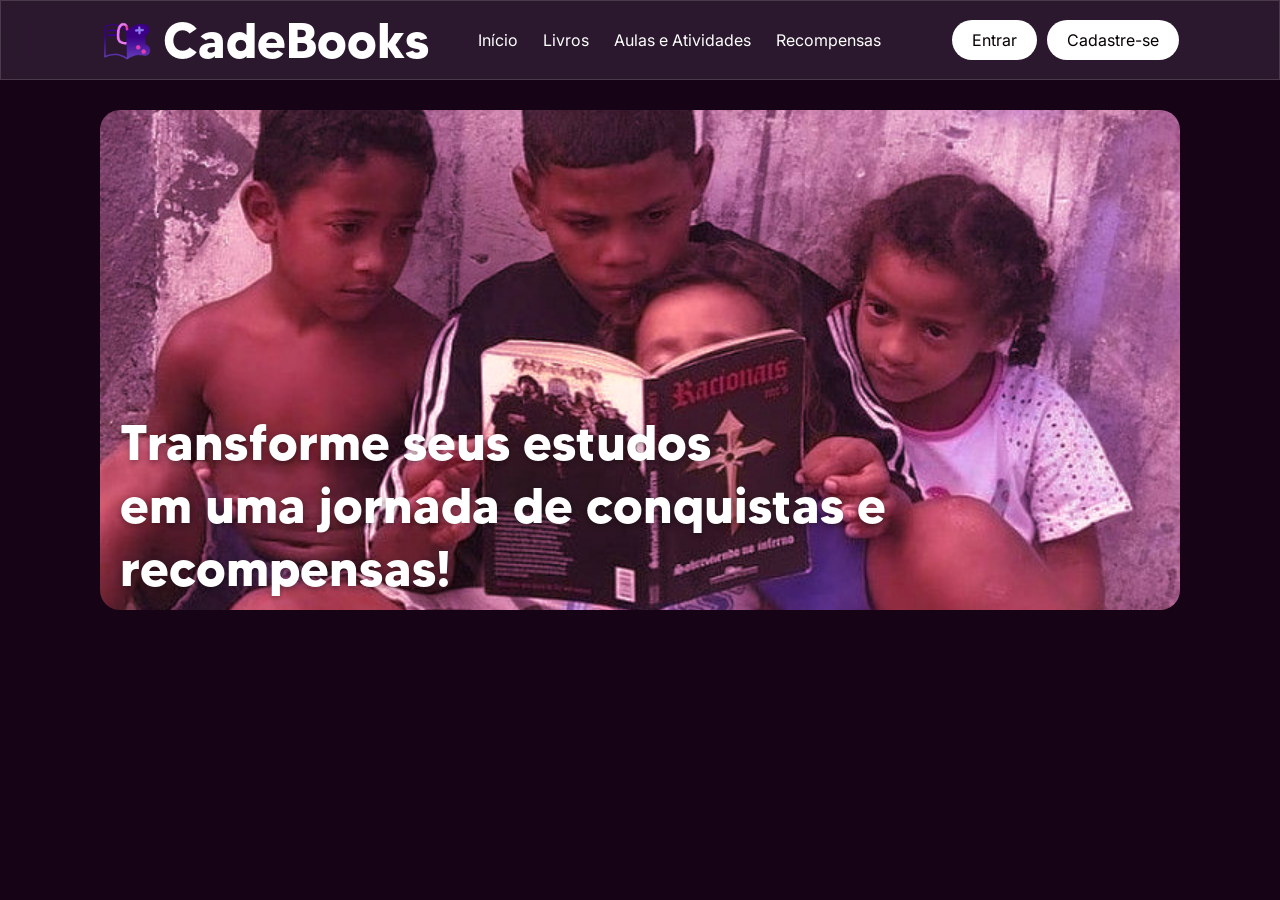
<file: index.html>
<!DOCTYPE html>
<html lang="en">

<head>
    <link rel="stylesheet" href="style.css">
    <meta charset="UTF-8">
    <meta name="viewport" content="width=device-width, initial-scale=1.0">
    <title>CadeBooks - Sua plataforma de ensino</title>
</head>

<body>
    <header>
        <div id="logo">
            <a href="index.html">
                <img src="imagens/cblogo_1.png" alt="Logo CadeBooks">
                <h1>CadeBooks</h1>
            </a>
        </div>

        <nav id="menu">
            <a href="index.html">Início</a>
            <a href="livros.html">Livros</a>
            <a href="atividades.html">Aulas e Atividades</a>
            <a href="recompensas.html">Recompensas</a>
        </nav>

        <div id="acoes">
            <a href="login.html" class="botao">Entrar</a>
            <a href="login.html" class="botao">Cadastre-se</a>
        </div>
    </header>


    <section id="inicio" class="banner">
        <div class="conteudo-banner">
            <h1>Transforme seus estudos <br> em uma jornada de conquistas e recompensas!</h1>
        </div>
    </section>
</body>

</html>
</file>
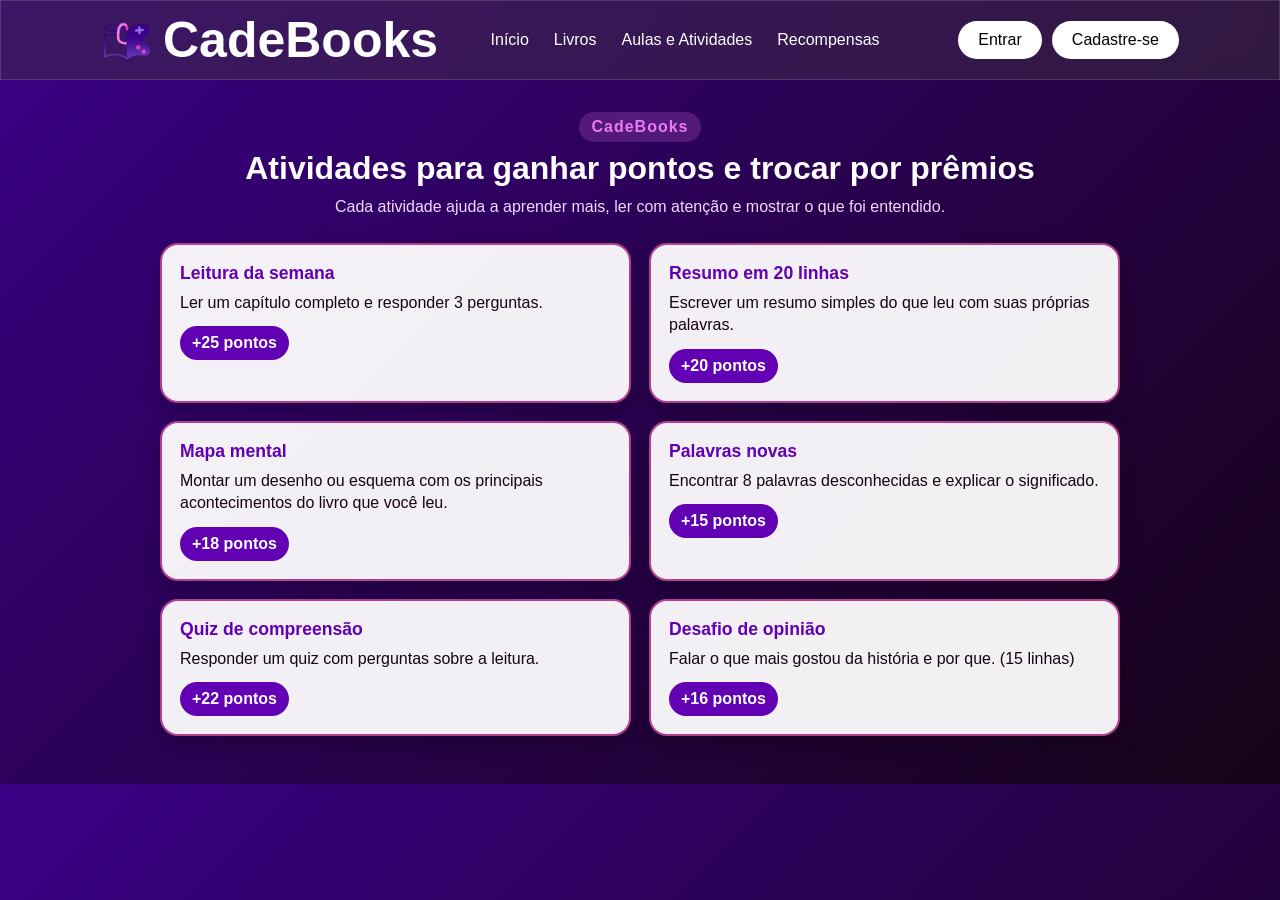
<file: atividades.html>
<!DOCTYPE html>
<html lang="pt-BR">
<head>
    <meta charset="UTF-8">
    <meta name="viewport" content="width=device-width, initial-scale=1.0">
    <title>Atividades - CadeBooks</title>
    <link rel="stylesheet" href="atividades.css">
</head>
<body>
    <header>
        <div id="logo">
            <a href="index.html">
                <img src="imagens/cblogo_1.png" alt="Logo CadeBooks">
                <h1>CadeBooks</h1>
            </a>
        </div>

        <nav id="menu">
            <a href="index.html">Início</a>
            <a href="livros.html">Livros</a>
            <a href="atividades.html">Aulas e Atividades</a>
            <a href="recompensas.html">Recompensas</a>
        </nav>

        <div id="acoes">
            <a href="login.html" class="botao">Entrar</a>
            <a href="cadastro.html" class="botao">Cadastre-se</a>
        </div>
    </header>

    <main class="pagina">
        <section class="intro">
            <p class="marca">CadeBooks</p>
            <h1>Atividades para ganhar pontos e trocar por prêmios</h1>
            <p class="texto">Cada atividade ajuda a aprender mais, ler com atenção e mostrar o que foi entendido.</p>
        </section>

        <section class="lista-atividades">
            <article class="cartao">
                <h2>Leitura da semana</h2>
                <p>Ler um capítulo completo e responder 3 perguntas.</p>
                <span class="pontos">+25 pontos</span>
            </article>

            <article class="cartao">
                <h2>Resumo em 20 linhas</h2>
                <p>Escrever um resumo simples do que leu com suas próprias palavras.</p>
                <span class="pontos">+20 pontos</span>
            </article>

            <article class="cartao">
                <h2>Mapa mental</h2>
                <p>Montar um desenho ou esquema com os principais acontecimentos do livro que você leu.</p>
                <span class="pontos">+18 pontos</span>
            </article>

            <article class="cartao">
                <h2>Palavras novas</h2>
                <p>Encontrar 8 palavras desconhecidas e explicar o significado.</p>
                <span class="pontos">+15 pontos</span>
            </article>

            <article class="cartao">
                <h2>Quiz de compreensão</h2>
                <p>Responder um quiz com perguntas sobre a leitura.</p>
                <span class="pontos">+22 pontos</span>
            </article>

            <article class="cartao">
                <h2>Desafio de opinião</h2>
                <p>Falar o que mais gostou da história e por que. (15 linhas)</p>
                <span class="pontos">+16 pontos</span>
            </article>
        </section>
    </main>
</body>
</html>
</file>
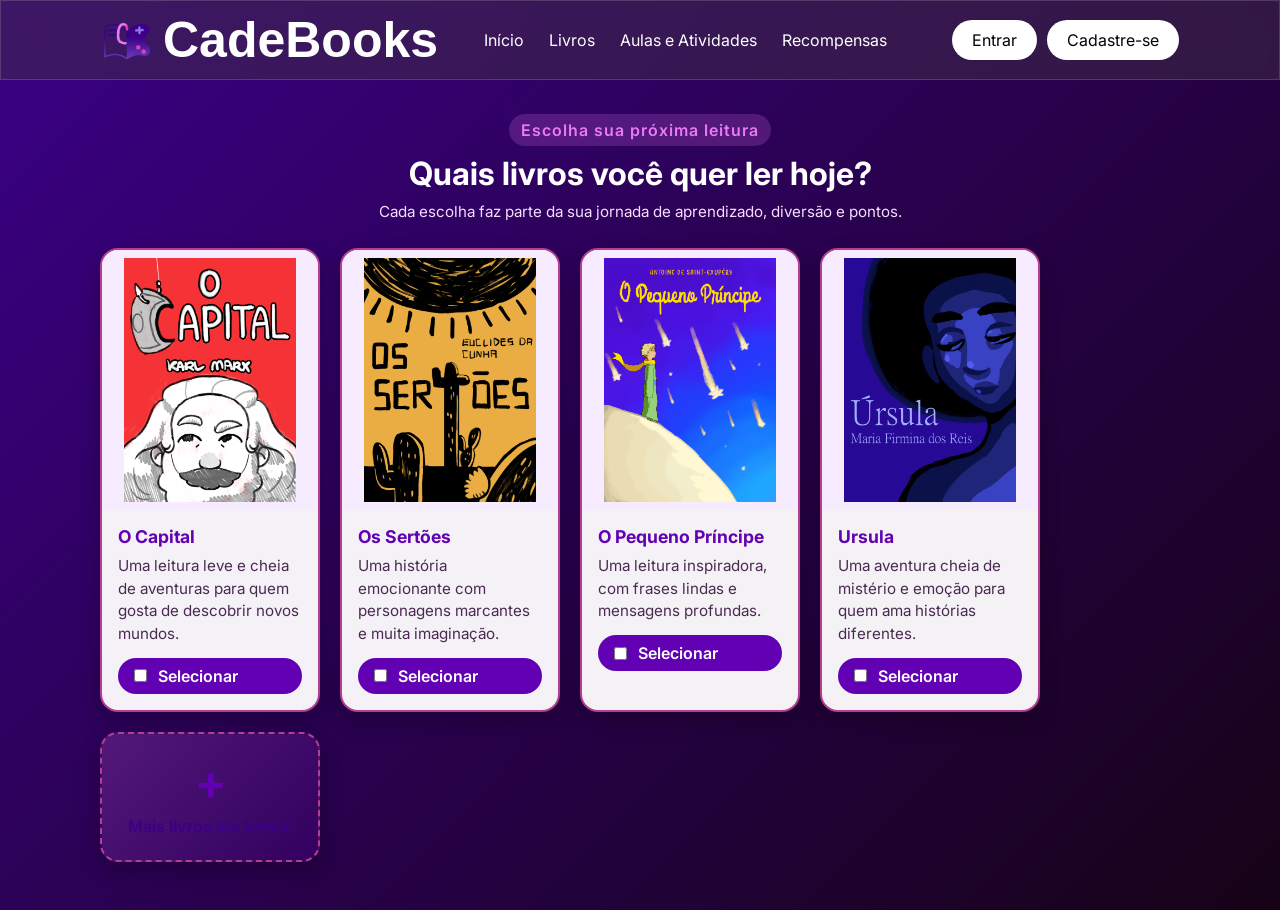
<file: livros.html>
<!DOCTYPE html>
<html lang="pt-BR">
<head>
    <meta charset="UTF-8">
    <meta name="viewport" content="width=device-width, initial-scale=1.0">
    <title>Livros - CadeBooks</title>
    <link rel="stylesheet" href="livros.css">
</head>
<body>
    <header>
        <div id="logo">
            <a href="index.html">
                <img src="imagens/cblogo_1.png" alt="Logo CadeBooks">
                <h1>CadeBooks</h1>
            </a>
        </div>

        <nav id="menu">
            <a href="index.html">Início</a>
            <a href="livros.html">Livros</a>
            <a href="atividades.html">Aulas e Atividades</a>
            <a href="recompensas.html">Recompensas</a>
        </nav>

        <div id="acoes">
            <a href="login.html" class="botao">Entrar</a>
            <a href="cadastro.html" class="botao">Cadastre-se</a>
        </div>
    </header>

    <main class="pagina">
        <section class="introducao">
            <p class="marca">Escolha sua próxima leitura</p>
            <h1>Quais livros você quer ler hoje?</h1>
            <p class="texto-pequeno">Cada escolha faz parte da sua jornada de aprendizado, diversão e pontos.</p>
        </section>

        <section class="lista-livros">
            <article class="cartao">
                <img src="images/ocapital.png" alt="Capa do livro O Capital">
                <div class="texto-livro">
                    <h2>O Capital</h2>
                    <p>Uma leitura leve e cheia de aventuras para quem gosta de descobrir novos mundos.</p>
                    <label class="selecionar">
                        <input type="checkbox">
                        Selecionar
                    </label>
                </div>
            </article>

            <article class="cartao">
                <img src="images/ossertoes.png" alt="Capa do livro Os Sertões">
                <div class="texto-livro">
                    <h2>Os Sertões</h2>
                    <p>Uma história emocionante com personagens marcantes e muita imaginação.</p>
                    <label class="selecionar">
                        <input type="checkbox">
                        Selecionar
                    </label>
                </div>
            </article>

            <article class="cartao">
                <img src="images/pequenoprincipe.png" alt="Capa do livro O Pequeno Príncipe">
                <div class="texto-livro">
                    <h2>O Pequeno Príncipe</h2>
                    <p>Uma leitura inspiradora, com frases lindas e mensagens profundas.</p>
                    <label class="selecionar">
                        <input type="checkbox">
                        Selecionar
                    </label>
                </div>
            </article>

            <article class="cartao">
                <img src="images/ursula.png" alt="Capa do livro Ursula">
                <div class="texto-livro">
                    <h2>Ursula</h2>
                    <p>Uma aventura cheia de mistério e emoção para quem ama histórias diferentes.</p>
                    <label class="selecionar">
                        <input type="checkbox">
                        Selecionar
                    </label>
                </div>
            </article>

            <article class="cartao vazio">
                <div class="mais-livros">
                    <span>+</span>
                    <h2>Mais livros em breve!</h2>
                </div>
            </article>
        </section>
    </main>
</body>
</html>
</file>
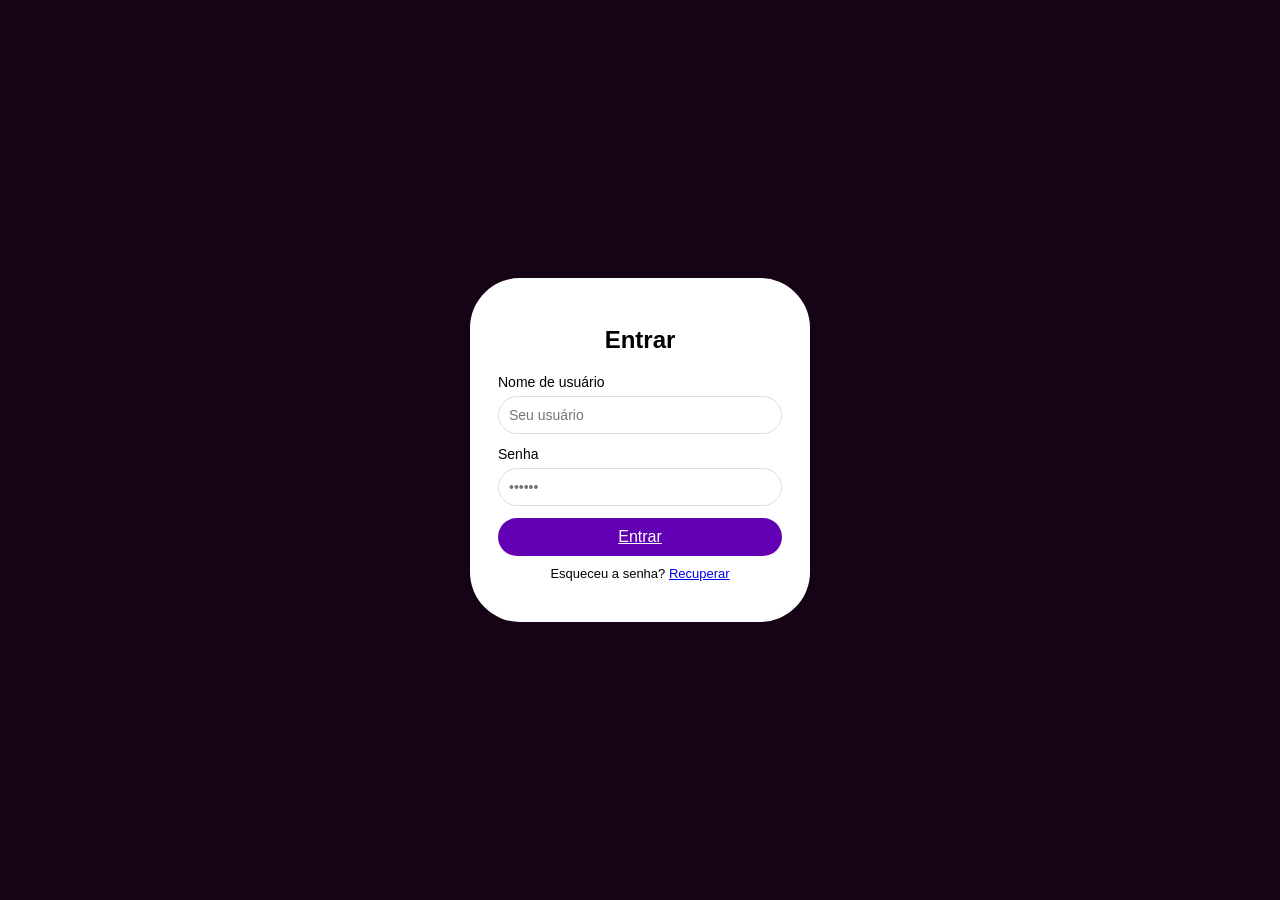
<file: login.html>
<!DOCTYPE html>
<html lang="en">

<head>
    <meta charset="UTF-8">
    <meta name="viewport" content="width=device-width, initial-scale=1.0">
    <title>Entrar - CadeBooks</title>
    <link rel="stylesheet" href="login.css">
</head>

<body>
    <form class="login-card" action="#" method="post">
        <h2>Entrar</h2>
        <label for="username">Nome de usuário</label>
        <input type="text" id="username" name="username" placeholder="Seu usuário" required>

        <label for="password">Senha</label>
        <input type="password" id="password" name="password" placeholder="••••••" required>

        <a href="index.html" class="botao">Entrar</a>
        <p class="helper">Esqueceu a senha? <a href="index.html">Recuperar</a></p>
    </form>
</body>

</html>
</file>
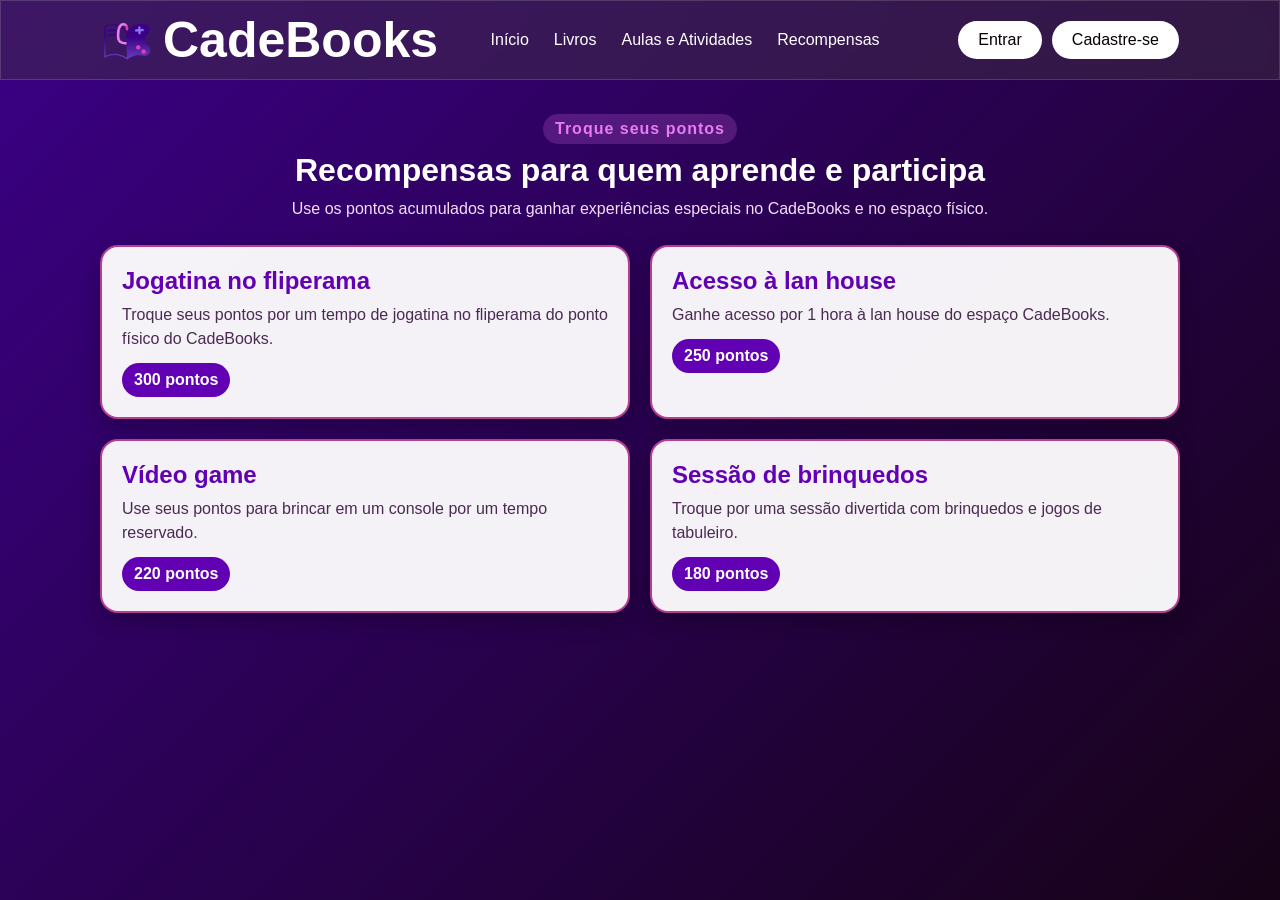
<file: recompensas.html>
<!DOCTYPE html>
<html lang="pt-BR">
<head>
    <meta charset="UTF-8">
    <meta name="viewport" content="width=device-width, initial-scale=1.0">
    <title>CadeBooks | Recompensas</title>
    <link rel="stylesheet" href="recompensas.css">
</head>
<body>
    <header>
        <div id="logo">
            <a href="index.html">
                <img src="imagens/cblogo_1.png" alt="Logo CadeBooks">
                <h1>CadeBooks</h1>
            </a>
        </div>

        <nav id="menu">
            <a href="index.html">Início</a>
            <a href="livros.html">Livros</a>
            <a href="atividades.html">Aulas e Atividades</a>
            <a href="recompensas.html">Recompensas</a>
        </nav>

        <div id="acoes">
            <a href="login.html" class="botao">Entrar</a>
            <a href="cadastro.html" class="botao">Cadastre-se</a>
        </div>
    </header>

    <main class="pagina">
        <section class="introducao">
            <p class="marca">Troque seus pontos</p>
            <h1>Recompensas para quem aprende e participa</h1>
            <p class="texto-pequeno">Use os pontos acumulados para ganhar experiências especiais no CadeBooks e no espaço físico.</p>
        </section>

        <section class="lista-recompensas">
            <article class="cartao">
                <h2>Jogatina no fliperama</h2>
                <p>Troque seus pontos por um tempo de jogatina no fliperama do ponto físico do CadeBooks.</p>
                <span class="pontos">300 pontos</span>
            </article>

            <article class="cartao">
                <h2>Acesso à lan house</h2>
                <p>Ganhe acesso por 1 hora à lan house do espaço CadeBooks.</p>
                <span class="pontos">250 pontos</span>
            </article>

            <article class="cartao">
                <h2>Vídeo game</h2>
                <p>Use seus pontos para brincar em um console por um tempo reservado.</p>
                <span class="pontos">220 pontos</span>
            </article>

            <article class="cartao">
                <h2>Sessão de brinquedos</h2>
                <p>Troque por uma sessão divertida com brinquedos e jogos de tabuleiro.</p>
                <span class="pontos">180 pontos</span>
            </article>
        </section>
    </main>
</body>
</html>
</file>
<file: style.css>
@import url('https://fonts.googleapis.com/css2?family=Inter:wght@400;700&display=swap');

* {
    margin: 0;
    padding: 0;
    box-sizing: border-box;
}

body {
    background-color: #160316;
    padding: 80px 100px 0;
}

header {
    display: flex;
    align-items: center;
    justify-content: space-between;
    position: fixed;
    top: 0;
    left: 0;
    z-index: 1;
    width: 100%;
    height: 80px;
    background-color: rgba(64, 47, 71, 0.5);
    border: 1px solid rgba(199, 199, 199, 0.2);
    backdrop-filter: blur(12px);
    padding: 10px 100px;
}

#inicio {
    scroll-margin-top: 80px;
}

.banner {   
    display: flex;
    align-items: flex-end;
    width: 100%;
    height: 500px;
    background-color: aqua;
    background-image: url("images/cosmos_1059620045\ \(1\).jpg");
    padding: 10px 20px;
    background-size: cover;
    background-position: center;   
    margin-bottom: 30px;
    margin-top: 30px;
    border-radius: 20px;
}

.conteudo-banner h1 {
    text-shadow: 0 2px 6px rgba(0, 0, 0, 0.35);
}

#logo {
    flex: 1;

}

#logo a {
    display: flex;
    align-items: center;
    gap: 10px;
    text-decoration: none;
    color: white;
    cursor: pointer;
}

#logo img {
    width: 52px;
}

#menu {
    flex: 2;
    display: flex;
    justify-content: center;
    gap: 25px;
}

#acoes {
    flex: 1;
    display: flex;
    justify-content: flex-end;
    gap: 10px;
}

#menu a {
    text-decoration: none;
    color: white;
    cursor: pointer;
}

.botao {
    padding: 10px 20px;
    background: white;
    color: rgb(7, 1, 1);
    text-decoration: none;
    border-radius: 50px;
    cursor: pointer;
    transition: background-color 0.2s ease;
}

.botao:hover {
    background-color: whitesmoke;
}

@font-face {
    font-family: 'Akira';
    src: url(fontes/Akira\ Expanded\ Demo.otf);
}

@font-face {
    font-family: 'Delirium';
    src: url(fontes/DELIRIUM\ NCV.ttf);
}

@font-face {
    font-family: 'Tommy';
    src: url(fontes/MADE\ TOMMY\ Bold_PERSONAL\ USE.otf);
}

h1 {
    color: white;
    font-size: 50px;
    font-family: 'Tommy';
}

p,
a {
    color: whitesmoke;
    font-family: 'Inter', sans-serif;
}
</file>
<file: atividades.css>
:root {
    --roxo-principal: rgb(98, 0, 179);
    --roxo-escuro: rgb(59, 0, 134);
    --roxo-medio: rgb(180, 62, 143);
    --roxo-claro: rgb(234, 122, 244);
    --preto: rgb(22, 3, 22);
}

* {
    box-sizing: border-box;
}

body {
    margin: 0;
    font-family: Arial, Helvetica, sans-serif;
    background: linear-gradient(135deg, var(--roxo-escuro), var(--preto));
    color: white;
    padding: 80px 100px 0;
}

header {
    display: flex;
    align-items: center;
    justify-content: space-between;
    position: fixed;
    top: 0;
    left: 0;
    z-index: 1;
    width: 100%;
    height: 80px;
    background-color: rgba(64, 47, 71, 0.5);
    border: 1px solid rgba(199, 199, 199, 0.2);
    backdrop-filter: blur(12px);
    padding: 10px 100px;
}

#logo {
    flex: 1;
}

#logo a {
    display: flex;
    align-items: center;
    gap: 10px;
    text-decoration: none;
    color: white;
    cursor: pointer;
}

#logo img {
    width: 52px;
}

#logo h1 {
    margin: 0;
    font-size: 50px;
    font-family: 'Tommy', Arial, sans-serif;
    color: white;
}

#menu {
    flex: 2;
    display: flex;
    justify-content: center;
    gap: 25px;
}

#acoes {
    flex: 1;
    display: flex;
    justify-content: flex-end;
    gap: 10px;
}

#menu a {
    text-decoration: none;
    color: white;
    cursor: pointer;
}

.botao {
    padding: 10px 20px;
    background: white;
    color: rgb(7, 1, 1);
    text-decoration: none;
    border-radius: 50px;
    cursor: pointer;
    transition: background-color 0.2s ease;
}

.botao:hover {
    background-color: whitesmoke;
}

.pagina {
    max-width: 1000px;
    margin: 0 auto;
    padding: 32px 20px 48px;
}

.intro {
    text-align: center;
    margin-bottom: 24px;
}

.marca {
    display: inline-block;
    margin: 0 0 8px;
    padding: 6px 12px;
    border-radius: 999px;
    background: rgba(234, 122, 244, 0.2);
    color: var(--roxo-claro);
    font-weight: bold;
    letter-spacing: 1px;
}

.intro h1 {
    margin: 0 0 8px;
    font-size: 2rem;
    color: white;
}

.texto {
    margin: 0 auto;
    max-width: 700px;
    color: #f2d7ff;
    line-height: 1.5;
}

.lista-atividades {
    display: grid;
    grid-template-columns: repeat(2, minmax(0, 1fr));
    gap: 18px;
}

.cartao {
    background: rgba(255, 255, 255, 0.94);
    color: var(--preto);
    border-radius: 18px;
    padding: 18px;
    box-shadow: 0 8px 20px rgba(0, 0, 0, 0.25);
    border: 2px solid var(--roxo-medio);
}

.cartao h2 {
    margin: 0 0 8px;
    color: var(--roxo-principal);
    font-size: 1.1rem;
}

.cartao p {
    margin: 0 0 12px;
    line-height: 1.4;
}

.pontos {
    display: inline-block;
    padding: 8px 12px;
    border-radius: 999px;
    background: var(--roxo-principal);
    color: white;
    font-weight: bold;
}

@media (max-width: 900px) {
    body {
        padding: 110px 20px 0;
    }

    header {
        flex-wrap: wrap;
        height: auto;
        padding: 10px 20px;
    }

    #menu {
        order: 3;
        width: 100%;
        padding-top: 10px;
        flex-wrap: wrap;
    }
}

@media (max-width: 700px) {
    .lista-atividades {
        grid-template-columns: 1fr;
    }


    .intro h1 {
        font-size: 1.5rem;
    }
}
</file>
<file: livros.css>
@import url('https://fonts.googleapis.com/css2?family=Inter:wght@400;500;600;700&display=swap');

:root {
    --roxo-principal: rgb(98, 0, 179);
    --roxo-escuro: rgb(59, 0, 134);
    --roxo-medio: rgb(180, 62, 143);
    --roxo-claro: rgb(234, 122, 244);
    --preto: rgb(22, 3, 22);
}

* {
    box-sizing: border-box;
}

body {
    margin: 0;
    font-family: 'Inter', Arial, sans-serif;
    background: linear-gradient(135deg, var(--roxo-escuro), var(--preto));
    color: white;
    padding: 90px 100px 0;
}

header {
    display: flex;
    align-items: center;
    justify-content: space-between;
    position: fixed;
    top: 0;
    left: 0;
    z-index: 1;
    width: 100%;
    height: 80px;
    background-color: rgba(64, 47, 71, 0.5);
    border: 1px solid rgba(199, 199, 199, 0.2);
    backdrop-filter: blur(12px);
    padding: 10px 100px;
}

#logo {
    flex: 1;
}

#logo a {
    display: flex;
    align-items: center;
    gap: 10px;
    text-decoration: none;
    color: white;
    cursor: pointer;
}

#logo img {
    width: 52px;
}

#logo h1 {
    margin: 0;
    font-size: 50px;
    font-family: 'Tommy', Arial, sans-serif;
    color: white;
}

#menu {
    flex: 2;
    display: flex;
    justify-content: center;
    gap: 25px;
}

#acoes {
    flex: 1;
    display: flex;
    justify-content: flex-end;
    gap: 10px;
}

#menu a {
    text-decoration: none;
    color: white;
    cursor: pointer;
}

.botao {
    padding: 10px 20px;
    background: white;
    color: rgb(7, 1, 1);
    text-decoration: none;
    border-radius: 50px;
    cursor: pointer;
    transition: background-color 0.2s ease;
}

.botao:hover {
    background-color: whitesmoke;
}

.pagina {
    max-width: 1100px;
    margin: 0 auto;
    padding: 24px 0 48px;
}

.introducao {
    text-align: center;
    margin-bottom: 24px;
}

.marca {
    display: inline-block;
    margin: 0 0 8px;
    padding: 6px 12px;
    border-radius: 999px;
    background: rgba(234, 122, 244, 0.2);
    color: var(--roxo-claro);
    font-weight: 600;
    letter-spacing: 1px;
}

.introducao h1 {
    margin: 0 0 8px;
    font-size: 2rem;
    color: white;
}

.texto-pequeno {
    margin: 0 auto;
    max-width: 700px;
    color: #f4defe;
    line-height: 1.5;
    font-size: 0.95rem;
}

.lista-livros {
    display: flex;
    flex-wrap: wrap;
    gap: 20px;
    align-items: stretch;
}

.cartao {
    flex: 0 0 220px;
    background: rgba(255, 255, 255, 0.95);
    color: var(--preto);
    border-radius: 18px;
    overflow: hidden;
    box-shadow: 0 8px 20px rgba(0, 0, 0, 0.25);
    border: 2px solid var(--roxo-medio);
    display: flex;
    flex-direction: column;
}

.cartao img {
    width: 100%;
    height: 260px;
    object-fit: contain;
    display: block;
    background: #f7ebff;
    padding: 8px;
}

.cartao.vazio {
    background: linear-gradient(135deg, rgba(234, 122, 244, 0.2), rgba(98, 0, 179, 0.2));
    border: 2px dashed var(--roxo-medio);
    justify-content: center;
    align-items: center;
}

.mais-livros {
    display: flex;
    flex-direction: column;
    align-items: center;
    justify-content: center;
    text-align: center;
    padding: 24px 16px;
    color: var(--roxo-escuro);
}

.mais-livros span {
    font-size: 3rem;
    font-weight: 700;
    line-height: 1;
    color: var(--roxo-principal);
}

.mais-livros h2 {
    margin: 10px 0 0;
    font-size: 1rem;
    color: var(--roxo-escuro);
}

.texto-livro {
    padding: 16px;
    display: flex;
    flex-direction: column;
    flex: 1;
}

.texto-livro h2 {
    margin: 0 0 8px;
    color: var(--roxo-principal);
    font-size: 1.1rem;
}

.texto-livro p {
    margin: 0 0 12px;
    color: #4b2a52;
    line-height: 1.5;
    font-size: 0.95rem;
}

.selecionar {
    display: inline-flex;
    align-items: center;
    gap: 8px;
    padding: 8px 12px;
    border-radius: 999px;
    background: var(--roxo-principal);
    color: white;
    font-weight: 600;
    cursor: pointer;
}

.selecionar input {
    accent-color: var(--roxo-claro);
}

@media (max-width: 900px) {
    body {
        padding: 110px 20px 0;
    }

    header {
        flex-wrap: wrap;
        height: auto;
        padding: 10px 20px;
    }

    #menu {
        order: 3;
        width: 100%;
        padding-top: 10px;
        flex-wrap: wrap;
    }
}

@media (max-width: 700px) {
    .lista-livros {
        flex-direction: column;
        align-items: center;
    }

    .cartao {
        width: 100%;
        max-width: 280px;
    }

    .introducao h1 {
        font-size: 1.4rem;
    }
}
</file>
<file: login.css>
* { box-sizing: border-box; }

body {
  margin: 0;
  font-family: Arial, Helvetica, sans-serif;
  background: rgb(22, 3, 22);
  display: flex;
  align-items: center;
  justify-content: center;
  min-height: 100vh;
}

.login-card {
  width: 340px;
  background: rgb(255, 255, 255);
  color: #000;
  padding: 28px;
  border-radius: 50px;
  label {
    display: block;
    margin-bottom: 6px;
    font-size: 14px;
  }
  h2 {
    text-align: center;
    margin-bottom: 20px;
  }
  input {
    width: 100%;
    padding: 10px;
    border-radius: 50px;
    border: 1px solid #dddfdd;
    background: #fff;
    color: #111;
    font-size: 14px;
    margin-bottom: 12px;
    placeholder: #ababab;
  }
}

.botao {
  display: block;
  width: 100%;
  padding: 10px;
  border: none;
  border-radius: 50px;
  cursor: pointer;
  color: #fff;
  background: rgb(98, 0, 179);
  text-align: center;
}

.helper {
  font-size: 13px;
  color: rgb(0, 0, 0);
  text-align: center;
  margin-top:10px;
}

p {
  color: black;
}
</file>
<file: recompensas.css>
:root {
    --roxo-principal: rgb(98, 0, 179);
    --roxo-escuro: rgb(59, 0, 134);
    --roxo-medio: rgb(180, 62, 143);
    --roxo-claro: rgb(234, 122, 244);
    --preto: rgb(22, 3, 22);
}

* {
    box-sizing: border-box;
}

body {
    margin: 0;
    min-height: 100vh;
    font-family: Arial, Helvetica, sans-serif;
    background: linear-gradient(135deg, var(--roxo-escuro), var(--preto));
    background-attachment: fixed;
    color: white;
    padding: 90px 100px 0;
}

header {
    display: flex;
    align-items: center;
    justify-content: space-between;
    position: fixed;
    top: 0;
    left: 0;
    z-index: 1;
    width: 100%;
    height: 80px;
    background-color: rgba(64, 47, 71, 0.5);
    border: 1px solid rgba(199, 199, 199, 0.2);
    backdrop-filter: blur(12px);
    padding: 10px 100px;
}

#logo {
    flex: 1;
}

#logo a {
    display: flex;
    align-items: center;
    gap: 10px;
    text-decoration: none;
    color: white;
    cursor: pointer;
}

#logo img {
    width: 52px;
}

#logo h1 {
    margin: 0;
    font-size: 50px;
    font-family: 'Tommy', Arial, sans-serif;
    color: white;
}

#menu {
    flex: 2;
    display: flex;
    justify-content: center;
    gap: 25px;
}

#acoes {
    flex: 1;
    display: flex;
    justify-content: flex-end;
    gap: 10px;
}

#menu a {
    text-decoration: none;
    color: white;
    cursor: pointer;
}

.botao {
    padding: 10px 20px;
    background: white;
    color: rgb(7, 1, 1);
    text-decoration: none;
    border-radius: 50px;
    cursor: pointer;
    transition: background-color 0.2s ease;
}

.botao:hover {
    background-color: whitesmoke;
}

.pagina {
    max-width: 1100px;
    margin: 0 auto;
    padding: 24px 0 48px;
}

.introducao {
    text-align: center;
    margin-bottom: 24px;
}

.marca {
    display: inline-block;
    margin: 0 0 8px;
    padding: 6px 12px;
    border-radius: 999px;
    background: rgba(234, 122, 244, 0.2);
    color: var(--roxo-claro);
    font-weight: 600;
    letter-spacing: 1px;
}

.introducao h1 {
    margin: 0 0 8px;
    font-size: 2rem;
    color: white;
}

.texto-pequeno {
    margin: 0 auto;
    max-width: 700px;
    color: #f4defe;
    line-height: 1.5;
}

.lista-recompensas {
    display: grid;
    grid-template-columns: repeat(2, minmax(0, 1fr));
    gap: 20px;
}

.cartao {
    background: rgba(255, 255, 255, 0.95);
    color: var(--preto);
    border-radius: 18px;
    padding: 20px;
    box-shadow: 0 8px 20px rgba(0, 0, 0, 0.25);
    border: 2px solid var(--roxo-medio);
}

.cartao h2 {
    margin: 0 0 8px;
    color: var(--roxo-principal);
}

.cartao p {
    margin: 0 0 12px;
    line-height: 1.5;
    color: #4b2a52;
}

.pontos {
    display: inline-block;
    padding: 8px 12px;
    border-radius: 999px;
    background: var(--roxo-principal);
    color: white;
    font-weight: 600;
}

@media (max-width: 900px) {
    body {
        padding: 110px 20px 0;
    }

    header {
        flex-wrap: wrap;
        height: auto;
        padding: 10px 20px;
    }

    #menu {
        order: 3;
        width: 100%;
        padding-top: 10px;
        flex-wrap: wrap;
    }
}

@media (max-width: 700px) {
    .lista-recompensas {
        grid-template-columns: 1fr;
    }
}
</file>
